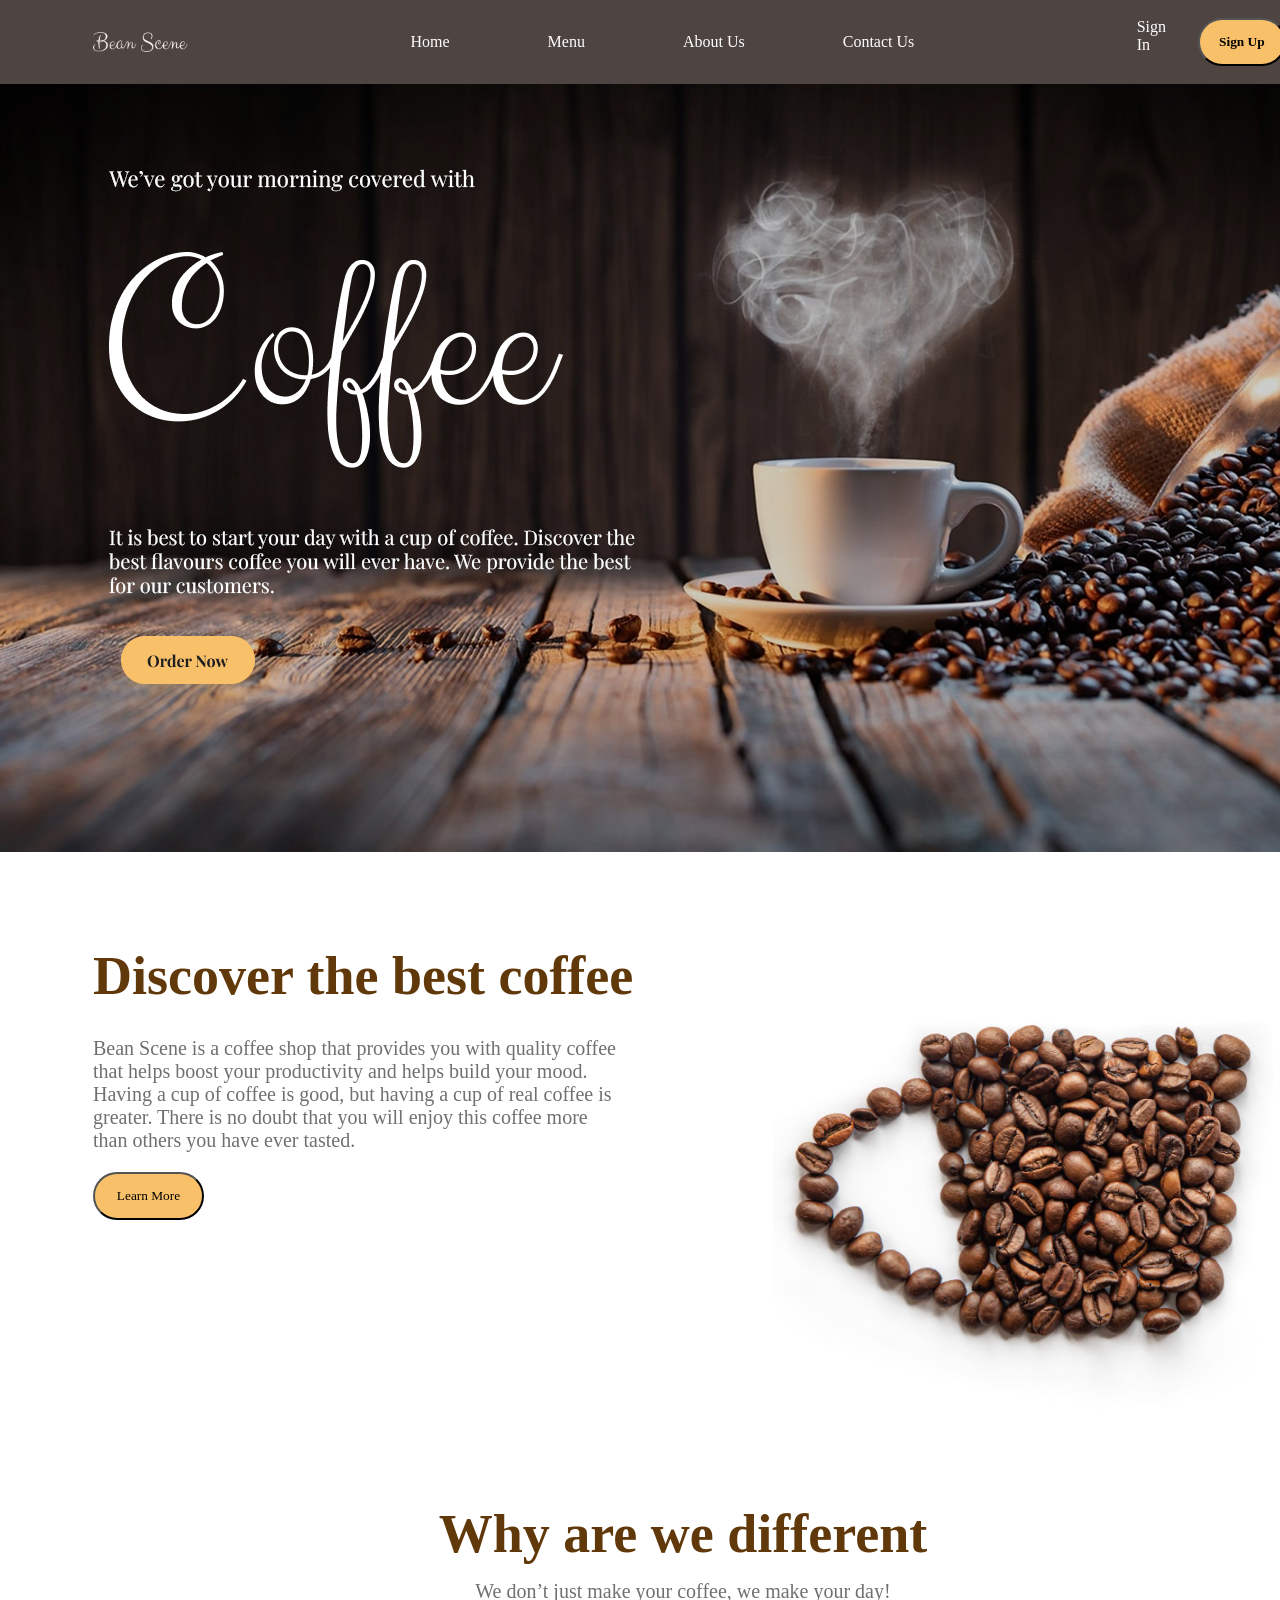
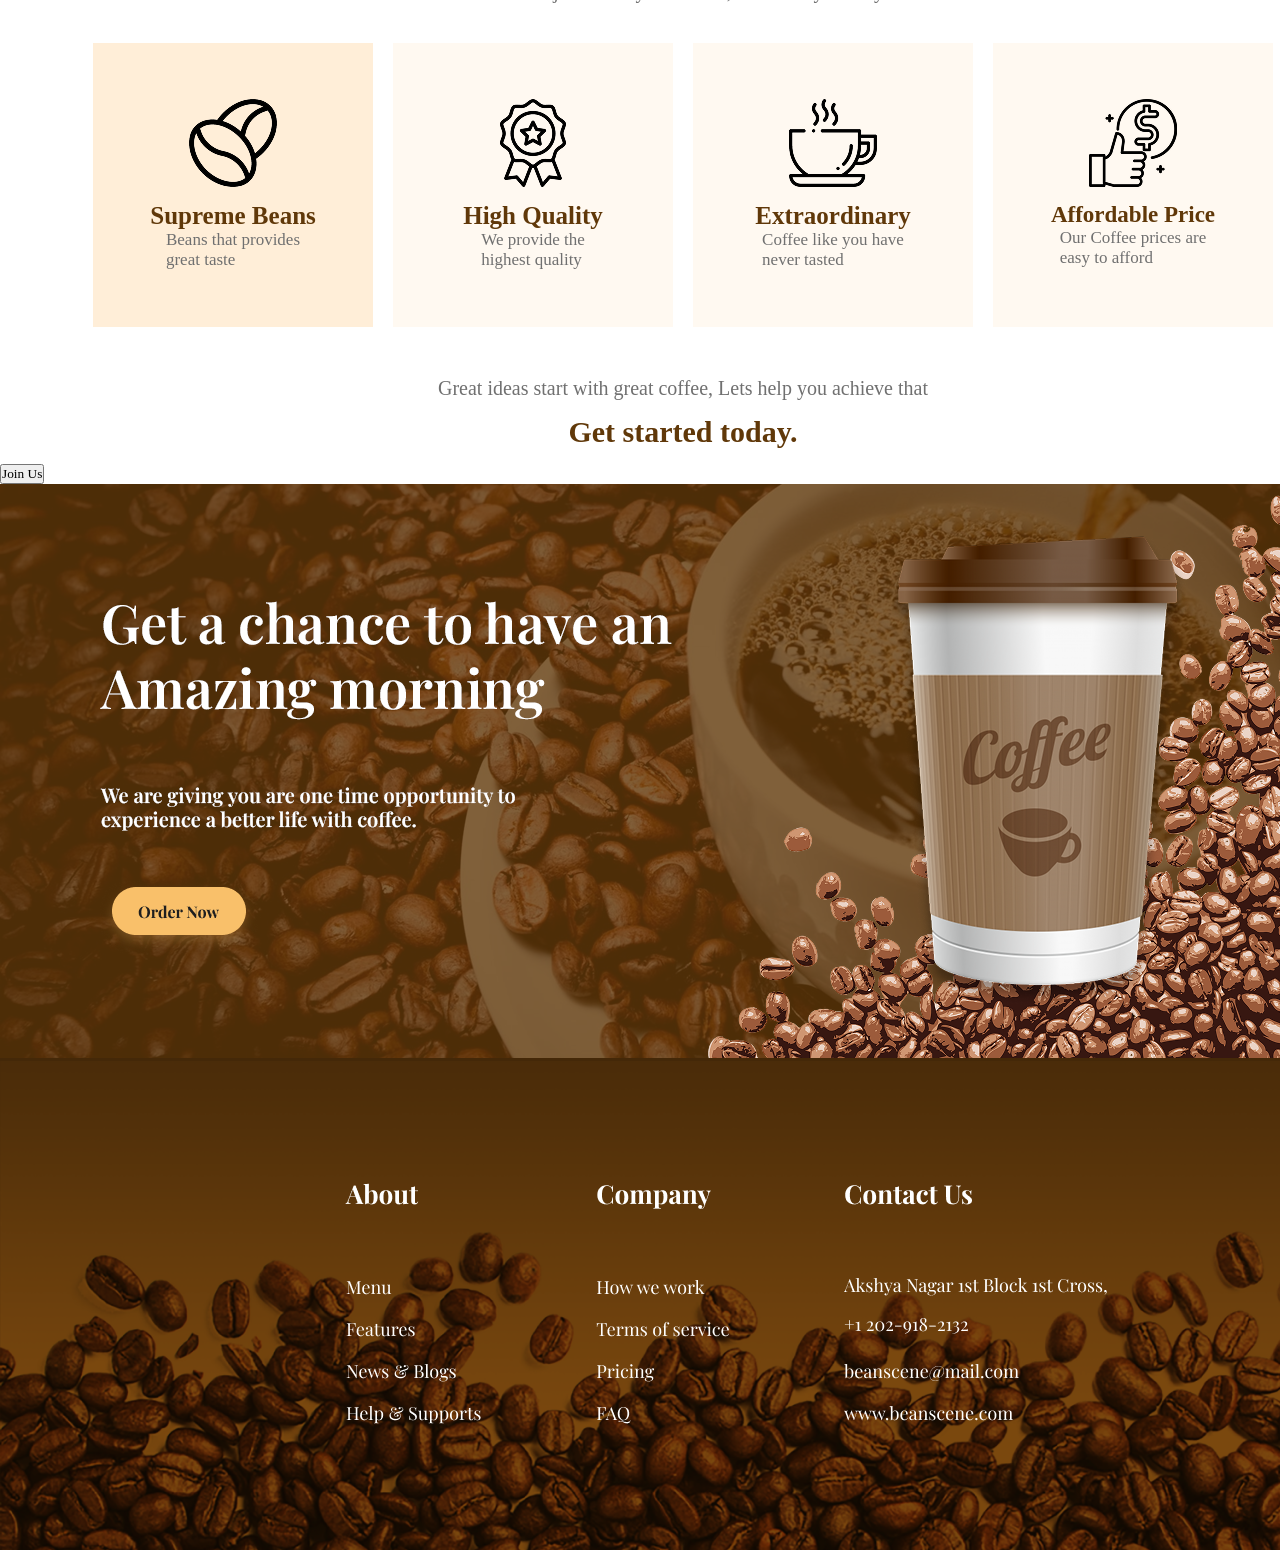
<file: Buoi7/index.html>
<!DOCTYPE html>
<html lang="en">
<head>
    <meta charset="UTF-8">
    <meta name="viewport" content="width=device-width, initial-scale=1.0">
    <link rel="stylesheet" href="style.css">
    <link rel="stylesheet" href="reset.css">
    <title>Thnhpahm</title>
</head>
<body>
    <div class="header">
        <div class="logo">
            <img src="Bean Scene.png" alt="logo">
        </div>
        <div class="navigate">
            <p>Home</p>
            <p>Menu</p> 
            <p>About Us</p>
            <p>Contact Us</p>
        </div>
        <div class="auth_button">
            <p>Sign In</p> 
            <button>Sign Up</button>
        </div>
    </div>
    <div class="picture1">
        <img src="coffee_image21.png" alt="picture">
        </div>
    </div>
    <div class="brief">
        <div class="text">
            <h3>Discover the best coffee</h3>
            <p>Bean Scene is a coffee shop that provides you with quality coffee <br>that helps boost your productivity and helps build your mood.<br> Having a cup of coffee is good, but having a cup of real coffee is<br> greater. There is no doubt that you will enjoy this coffee more<br> than others you have ever tasted.</p>
            <button>Learn More</button>
        </div>
        <div class="picture2">
            <img src="content2.png" alt="">
        </div>
    </div>

    <div class="different">
        <div class="text">
            <h2>Why are we different</h2>
            <p>We don’t just make your coffee, we make your day!</p>
        </div>
        <div class="grid">
            <div class="Supreme_Beans">
                <img src="coffee-beans 1.png" alt="">
                <h2>Supreme Beans</h2>
                <p>Beans that provides <br>great taste</p>
            </div>
            <div class="High_Quality">
                <img src="badge 1.png" alt="">
                <h2>High Quality</h2>
                <p>We provide the <br>highest quality</p>
            </div>
            <div class="Extraordinary">
                <img src="coffee-cup 1.png" alt="">
                <h2>Extraordinary</h2>
                <p>Coffee like you have <br>never tasted</p>
            </div>
            <div class="Affordable_Price">
                <img src="best-price 1.png" alt="">
                <h2>Affordable Price</h2>
                <p>Our Coffee prices are <br>easy to afford</p>
            </div>
        </div>
        <div class="text2">
            <p>Great ideas start with great coffee, Lets help you achieve that</p>
            <h2>Get started today.</h2>
            <button>Join Us</button>
        </div>
    </div>

    <div class="footer">
        <img src="Group 36.png" alt="">
        <img src="Group 62.png" alt="">
    </div>
</body>
</html>
</file>
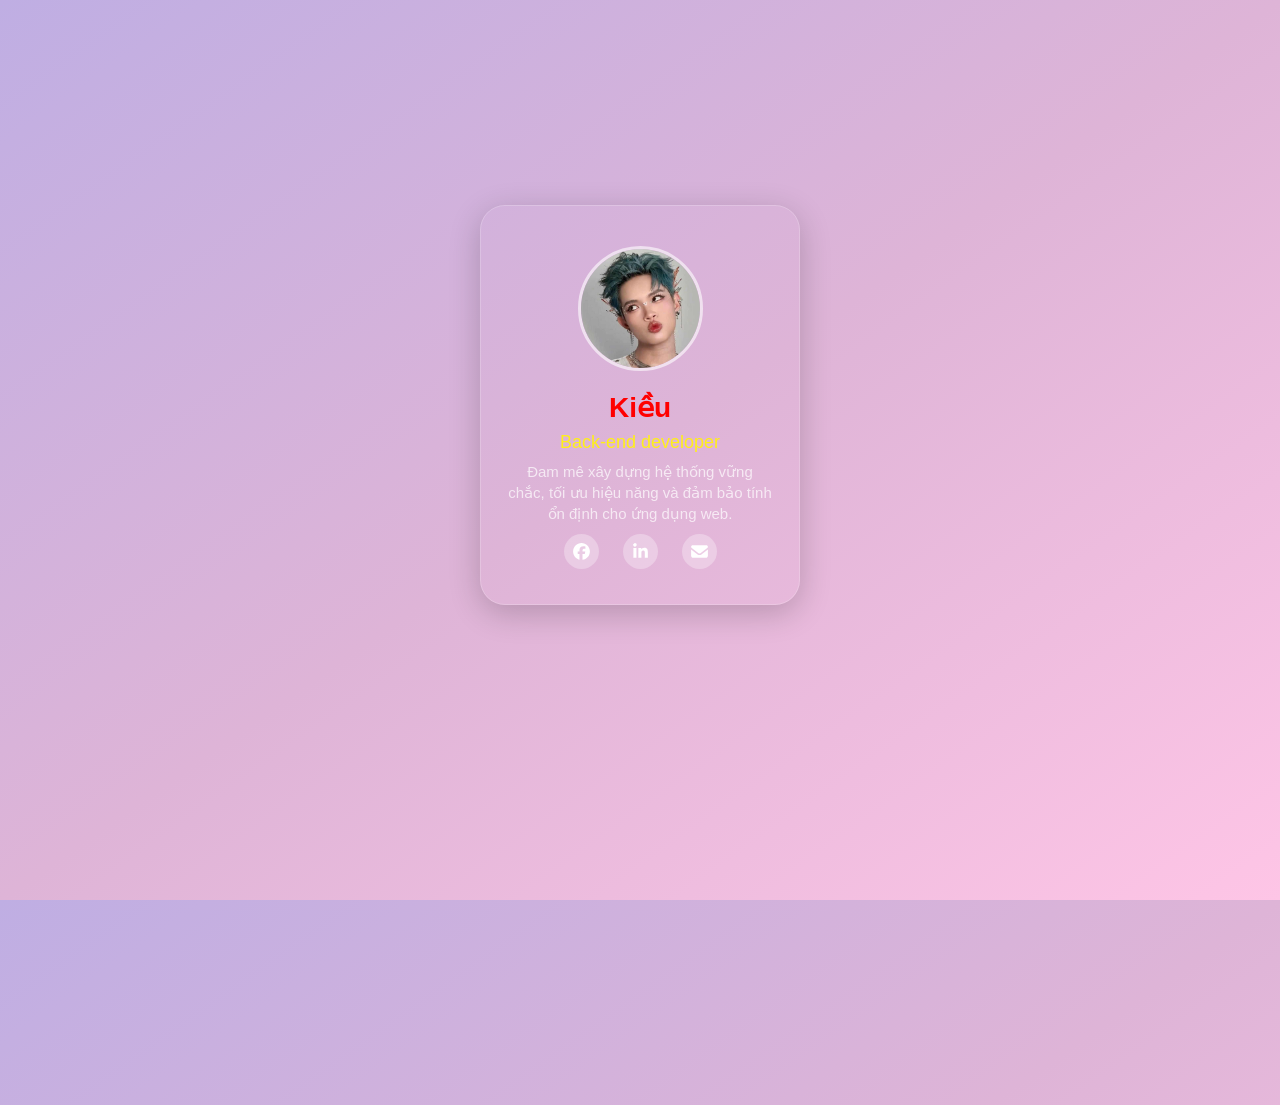
<file: Homework3/index.html>
<!DOCTYPE html>
<html lang="en">
<head>
    <meta charset="UTF-8">
    <meta name="viewport" content="width=device-width, initial-scale=1.0">
    <link rel="stylesheet" href="style.css">
    <link rel="stylesheet" href="reset.css">
    <link
      rel="stylesheet"
      href="https://cdnjs.cloudflare.com/ajax/libs/font-awesome/6.5.0/css/all.min.css"
    />
    <title>Thnhpahm</title>
</head>
<body>
    <div class="profile">
        <div class="avatar">
            <img src="kiều.png" alt="kiều">
        </div>
        <div class="description">
            <div class="name">
                <p>Kiều</p>
            </div>
            <div class="job">
                <p>Back-end developer</p>
            </div>
            <div class="detail">
                <p>Đam mê xây dựng hệ thống vững <br> chắc, tối ưu hiệu năng và đảm bảo tính
                    <br>ổn định cho ứng dụng web.</p>
            </div>
        </div>
        <div class="social_link">
            <svg xmlns="http://www.w3.org/2000/svg" viewBox="0 0 640 640"><!--!Font Awesome Free v7.1.0 by @fontawesome - https://fontawesome.com License - https://fontawesome.com/license/free Copyright 2025 Fonticons, Inc.--><path d="M576 320C576 178.6 461.4 64 320 64C178.6 64 64 178.6 64 320C64 440 146.7 540.8 258.2 568.5L258.2 398.2L205.4 398.2L205.4 320L258.2 320L258.2 286.3C258.2 199.2 297.6 158.8 383.2 158.8C399.4 158.8 427.4 162 438.9 165.2L438.9 236C432.9 235.4 422.4 235 409.3 235C367.3 235 351.1 250.9 351.1 292.2L351.1 320L434.7 320L420.3 398.2L351 398.2L351 574.1C477.8 558.8 576 450.9 576 320z"/></svg>
            <svg xmlns="http://www.w3.org/2000/svg" viewBox="0 0 640 640"><!--!Font Awesome Free v7.1.0 by @fontawesome - https://fontawesome.com License - https://fontawesome.com/license/free Copyright 2025 Fonticons, Inc.--><path d="M196.3 512L103.4 512L103.4 212.9L196.3 212.9L196.3 512zM149.8 172.1C120.1 172.1 96 147.5 96 117.8C96 103.5 101.7 89.9 111.8 79.8C121.9 69.7 135.6 64 149.8 64C164 64 177.7 69.7 187.8 79.8C197.9 89.9 203.6 103.6 203.6 117.8C203.6 147.5 179.5 172.1 149.8 172.1zM543.9 512L451.2 512L451.2 366.4C451.2 331.7 450.5 287.2 402.9 287.2C354.6 287.2 347.2 324.9 347.2 363.9L347.2 512L254.4 512L254.4 212.9L343.5 212.9L343.5 253.7L344.8 253.7C357.2 230.2 387.5 205.4 432.7 205.4C526.7 205.4 544 267.3 544 347.7L544 512L543.9 512z"/></svg>            
            <svg xmlns="http://www.w3.org/2000/svg" viewBox="0 0 640 640"><!--!Font Awesome Free v7.1.0 by @fontawesome - https://fontawesome.com License - https://fontawesome.com/license/free Copyright 2025 Fonticons, Inc.--><path d="M112 128C85.5 128 64 149.5 64 176C64 191.1 71.1 205.3 83.2 214.4L291.2 370.4C308.3 383.2 331.7 383.2 348.8 370.4L556.8 214.4C568.9 205.3 576 191.1 576 176C576 149.5 554.5 128 528 128L112 128zM64 260L64 448C64 483.3 92.7 512 128 512L512 512C547.3 512 576 483.3 576 448L576 260L377.6 408.8C343.5 434.4 296.5 434.4 262.4 408.8L64 260z"/></svg>
        </div>
    </div>
</body>
</html>
</file>
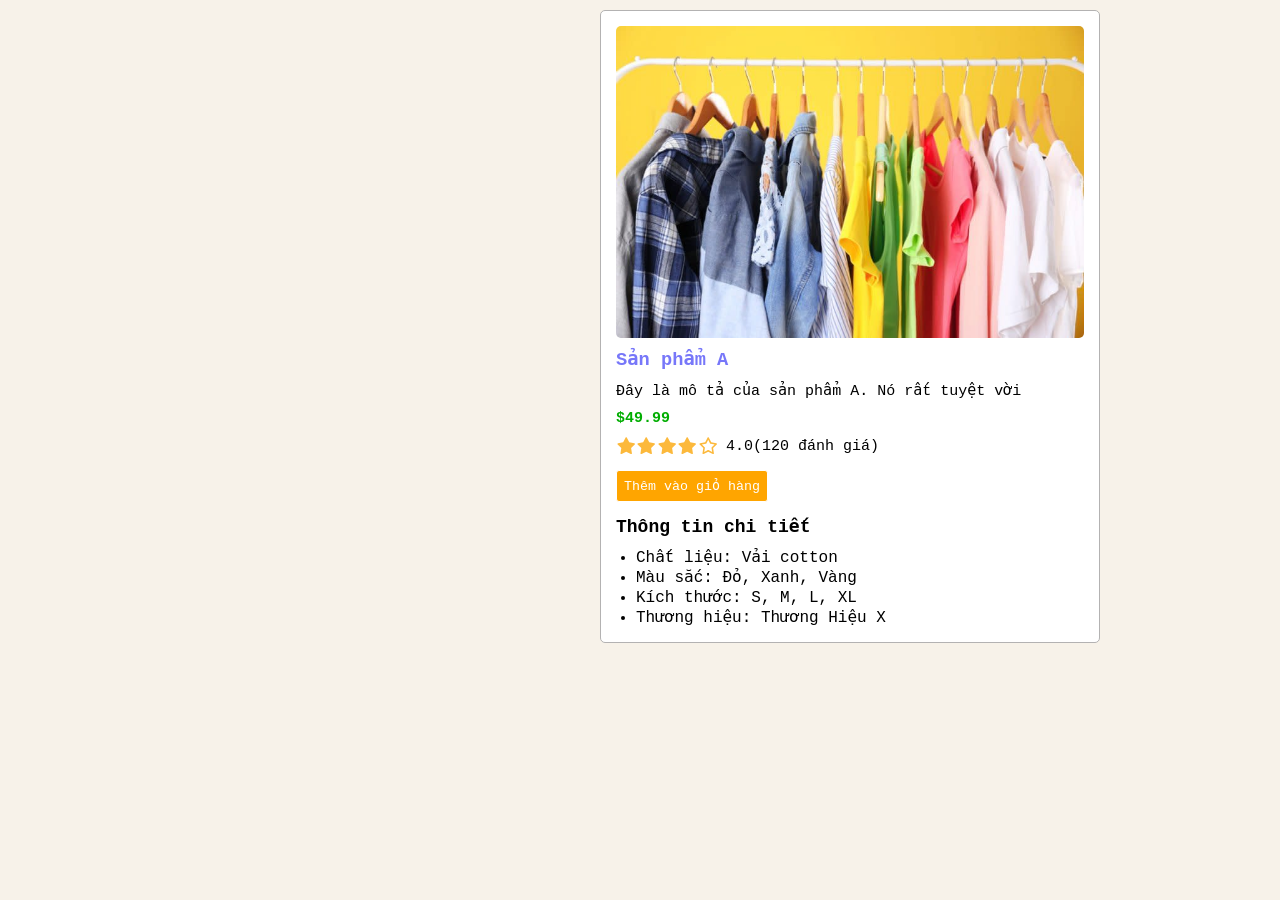
<file: Homework4/index.html>
<!DOCTYPE html>
<html lang="en">
<head>
    <meta charset="UTF-8">
    <meta name="viewport" content="width=device-width, initial-scale=1.0">
    <link rel="stylesheet" href="reset.css">
    <link rel="stylesheet" href="style.css">
    <title>Thnhpahm</title>
</head>
<body>
    <div class="card">
        <div class="picture">
            <img src="quan-ao.jpg" alt="quan-ao">
        </div>
        <div class="brief">
            <h3>Sản phẩm A</h3>
            <p>Đây là mô tả của sản phẩm A. Nó rất tuyệt vời</p>
            <h4>$49.99</h4>
            <div class="rate">
                <div class="icon">
                    <svg xmlns="http://www.w3.org/2000/svg" viewBox="0 0 640 640"><!--!Font Awesome Free v7.1.0 by @fontawesome - https://fontawesome.com License - https://fontawesome.com/license/free Copyright 2025 Fonticons, Inc.--><path d="M341.5 45.1C337.4 37.1 329.1 32 320.1 32C311.1 32 302.8 37.1 298.7 45.1L225.1 189.3L65.2 214.7C56.3 216.1 48.9 222.4 46.1 231C43.3 239.6 45.6 249 51.9 255.4L166.3 369.9L141.1 529.8C139.7 538.7 143.4 547.7 150.7 553C158 558.3 167.6 559.1 175.7 555L320.1 481.6L464.4 555C472.4 559.1 482.1 558.3 489.4 553C496.7 547.7 500.4 538.8 499 529.8L473.7 369.9L588.1 255.4C594.5 249 596.7 239.6 593.9 231C591.1 222.4 583.8 216.1 574.8 214.7L415 189.3L341.5 45.1z"/></svg>
                    <svg xmlns="http://www.w3.org/2000/svg" viewBox="0 0 640 640"><!--!Font Awesome Free v7.1.0 by @fontawesome - https://fontawesome.com License - https://fontawesome.com/license/free Copyright 2025 Fonticons, Inc.--><path d="M341.5 45.1C337.4 37.1 329.1 32 320.1 32C311.1 32 302.8 37.1 298.7 45.1L225.1 189.3L65.2 214.7C56.3 216.1 48.9 222.4 46.1 231C43.3 239.6 45.6 249 51.9 255.4L166.3 369.9L141.1 529.8C139.7 538.7 143.4 547.7 150.7 553C158 558.3 167.6 559.1 175.7 555L320.1 481.6L464.4 555C472.4 559.1 482.1 558.3 489.4 553C496.7 547.7 500.4 538.8 499 529.8L473.7 369.9L588.1 255.4C594.5 249 596.7 239.6 593.9 231C591.1 222.4 583.8 216.1 574.8 214.7L415 189.3L341.5 45.1z"/></svg>
                    <svg xmlns="http://www.w3.org/2000/svg" viewBox="0 0 640 640"><!--!Font Awesome Free v7.1.0 by @fontawesome - https://fontawesome.com License - https://fontawesome.com/license/free Copyright 2025 Fonticons, Inc.--><path d="M341.5 45.1C337.4 37.1 329.1 32 320.1 32C311.1 32 302.8 37.1 298.7 45.1L225.1 189.3L65.2 214.7C56.3 216.1 48.9 222.4 46.1 231C43.3 239.6 45.6 249 51.9 255.4L166.3 369.9L141.1 529.8C139.7 538.7 143.4 547.7 150.7 553C158 558.3 167.6 559.1 175.7 555L320.1 481.6L464.4 555C472.4 559.1 482.1 558.3 489.4 553C496.7 547.7 500.4 538.8 499 529.8L473.7 369.9L588.1 255.4C594.5 249 596.7 239.6 593.9 231C591.1 222.4 583.8 216.1 574.8 214.7L415 189.3L341.5 45.1z"/></svg>
                    <svg xmlns="http://www.w3.org/2000/svg" viewBox="0 0 640 640"><!--!Font Awesome Free v7.1.0 by @fontawesome - https://fontawesome.com License - https://fontawesome.com/license/free Copyright 2025 Fonticons, Inc.--><path d="M341.5 45.1C337.4 37.1 329.1 32 320.1 32C311.1 32 302.8 37.1 298.7 45.1L225.1 189.3L65.2 214.7C56.3 216.1 48.9 222.4 46.1 231C43.3 239.6 45.6 249 51.9 255.4L166.3 369.9L141.1 529.8C139.7 538.7 143.4 547.7 150.7 553C158 558.3 167.6 559.1 175.7 555L320.1 481.6L464.4 555C472.4 559.1 482.1 558.3 489.4 553C496.7 547.7 500.4 538.8 499 529.8L473.7 369.9L588.1 255.4C594.5 249 596.7 239.6 593.9 231C591.1 222.4 583.8 216.1 574.8 214.7L415 189.3L341.5 45.1z"/></svg>
                    <svg xmlns="http://www.w3.org/2000/svg" viewBox="0 0 640 640"><!--!Font Awesome Free v7.1.0 by @fontawesome - https://fontawesome.com License - https://fontawesome.com/license/free Copyright 2025 Fonticons, Inc.--><path d="M320.1 32C329.1 32 337.4 37.1 341.5 45.1L415 189.3L574.9 214.7C583.8 216.1 591.2 222.4 594 231C596.8 239.6 594.5 249 588.2 255.4L473.7 369.9L499 529.8C500.4 538.7 496.7 547.7 489.4 553C482.1 558.3 472.4 559.1 464.4 555L320.1 481.6L175.8 555C167.8 559.1 158.1 558.3 150.8 553C143.5 547.7 139.8 538.8 141.2 529.8L166.4 369.9L52 255.4C45.6 249 43.4 239.6 46.2 231C49 222.4 56.3 216.1 65.3 214.7L225.2 189.3L298.8 45.1C302.9 37.1 311.2 32 320.2 32zM320.1 108.8L262.3 222C258.8 228.8 252.3 233.6 244.7 234.8L119.2 254.8L209 344.7C214.4 350.1 216.9 357.8 215.7 365.4L195.9 490.9L309.2 433.3C316 429.8 324.1 429.8 331 433.3L444.3 490.9L424.5 365.4C423.3 357.8 425.8 350.1 431.2 344.7L521 254.8L395.5 234.8C387.9 233.6 381.4 228.8 377.9 222L320.1 108.8z"/></svg>
                </div>
                    <p>4.0(120 đánh giá)</p>
                </div>
            <div class="tag">

            </div>
            <div class="addToCourt">
                <button>Thêm vào giỏ hàng</button>
            </div>
        </div>
        <div class="detail">
            <div class="specific">
                <p>Thông tin chi tiết</p>
                <ul>
                    <li>Chất liệu: Vải cotton</li>
                    <li>Màu sắc: Đỏ, Xanh, Vàng</li>
                    <li>Kích thước: S, M, L, XL</li>
                    <li>Thương hiệu: Thương Hiệu X</li>
                </ul>
            </div>
            <div class="additional">

            </div>
            <div class="keyFeature">

            </div>
            <div class="guideline">

            </div>
            <div class="specialFeature">

            </div>
            <div class="share">

            </div>
            <div class="feedback">

            </div>
        </div>
        <div class="moreProduct">

        </div>
    </div>
</body>
</html>
</file>
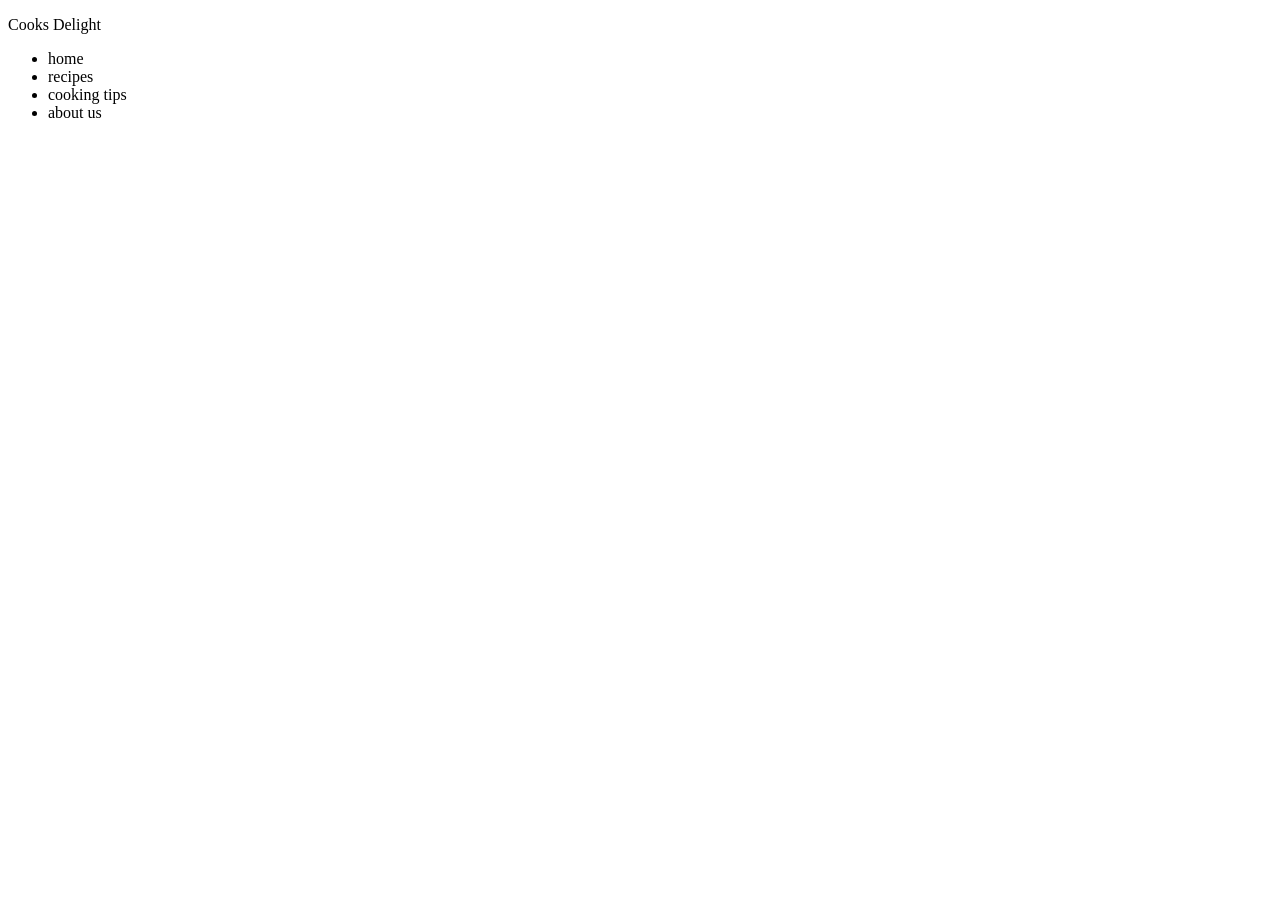
<file: Homework5/index.html>
<!DOCTYPE html>
<html lang="en">
<head>
    <meta charset="UTF-8">
    <meta name="viewport" content="width=device-width, initial-scale=1.0">
    <title>Document</title>
</head>
<body>
    <div class="header">
        <div class="home">
            <p>Cooks Delight</p>
        </div>
        <div class="navigate">
            <ul>
                <li>home</li>
                <li>recipes</li>
                <li>cooking tips</li>
                <li>about us</li>
            </ul>
        </div>
        <div class="searchAndSubcribe">
            
        </div>
    </div>
</body>
</html>
</file>
<file: Buoi7/style.css>
body{
    width: 1366px;
    margin-left: ;
}

.header{
    display: flex;
    justify-content: space-around;
    background-color: #4E4441;
    color: #fff;
    align-items: center;
}

.logo{
    margin-left: 93px;
}

.navigate{
    display: flex;
    justify-content: center;
    gap: 98px;
    width: 1366px;
    height: 84px;
    font-size: 16px;
    align-items: center;
}

.auth_button{
    display: flex;
    gap: 20px;
    font-size: 16px;
    margin-right: 80px;
    width: 200px;
}

.auth_button button{
    width: 108px;
    border-radius: 24px;
    background-color: #F9C06A;
    width: 100px;
    height: 48px;
    font-weight: bold;
}

.brief{
    display: flex;
    justify-content: space-between;
    margin: 93px;
}

.text{
}

.text h3{
    color: #603809;
    font-size: 54px;
    margin-bottom: 30px;
}

.text p{
    font-size: 20px;
    color: #707070;
    margin-bottom: 20px;
}

.text button{
    background-color: #F9C06A;
    width: 108px;
    border-radius: 24px;
    width: 111px;
    height: 48px;
}

.different .text h2{
    display: flex;
    justify-content: center;    
    color: #603809;
    font-size: 54px;
    margin-bottom: 15px
}

.different .text p{
    display: flex;
    justify-content: center;
    font-size: 20px;
    color: #707070;
    margin-bottom: 40px;
}

.different .grid{
    display: flex;
    justify-content: center;
    gap: 20px;
    margin-bottom: 50px;
}

.different .text2 p{
    display: flex;
    justify-content: center;
    font-size: 20px;
    color: #707070;
    margin-bottom: 15px;
}

.different .text2 h2{
    display: flex;
    justify-content: center;    
    color: #603809;
    font-size: 30px;
    margin-bottom: 15px
}

.Supreme_Beans{
    background-color: #FFEED8;
    border: 1px solid #FFEED8;
    padding: 55px;
    width: 280px;
    height: 284px;
}

.Supreme_Beans h2{
    display: flex;
    justify-content: center;
    font-size: 25px;
    color: #603809;
}

.Supreme_Beans p{
    display: flex;
    justify-content: center;
    font-size: 17px;
    color: #707070;
}

.Supreme_Beans img{
    margin-left: 40px;
    margin-bottom: 15px;
}

.High_Quality{
    background-color: #FFF9F1;
    border: 1px solid #FFF9F1;
    padding: 55px;
    width: 280px;
    height: 284px;
}

.High_Quality h2{
    display: flex;
    justify-content: center;
    font-size: 25px;
    color: #603809;
}

.High_Quality p{
    display: flex;
    justify-content: center;
    font-size: 17px;
    color: #707070;
}

.High_Quality img{
    margin-left: 40px;
    margin-bottom: 15px;    
}

.Extraordinary{
    background-color: #FFF9F1;
    border: 1px solid #FFF9F1;
    padding: 55px;
    width: 280px;
    height: 284px;
}

.Extraordinary h2{
    display: flex;
    justify-content: center;
    font-size: 25px;
    color: #603809;
}

.Extraordinary p{
    display: flex;
    justify-content: center;
    font-size: 17px;
    color: #707070;
}

.Extraordinary img{
    margin-left: 40px;
    margin-bottom: 15px;
}

.Affordable_Price{
    background-color: #FFF9F1;
    border: 1px solid #FFF9F1;
    padding: 55px;
    width: 280px;
    height: 284px;
}

.Affordable_Price h2{
    display: flex;
    justify-content: center;
    font-size: 23px;
    color: #603809;
}

.Affordable_Price p{
    display: flex;
    justify-content: center;
    font-size: 17px;
    color: #707070;
}

.Affordable_Price img{
    margin-left: 40px;
    margin-bottom: 15px;
}
</file>
<file: Homework3/style.css>
html, body{
    height: 100%;
    margin: 0;
    padding: 0;
}

body{
    background: linear-gradient(to bottom right, #bfaee3, #deb4d7, #fec5e6);
}

.profile{
    margin: auto;
    margin-top: 205px;
    width: 320px;
    height: 400px;
    box-shadow: 0px 8px 32px rgba(0, 0, 0, 0.2) ;
    border-radius: 25px;
    overflow: hidden;
    border: 1px solid rgb(255, 255, 255, 0.2) ;
    transition: 0.3s;
}

.avatar{
    border: rgb(255, 255, 255, 0.6) solid 3px;
    border-radius: 50%;
    width: 125px;
    height: 125px;
    overflow: hidden;
    margin: auto;
    margin-top: 40px;
    margin-bottom: 20px;
    transition: 0.3s;
}

img{
    width: 100%;
    height: 100%;
    object-fit: cover;
    object-position:center 10%;
}

.name{
    color: red;
    font-weight: bolder;
    font-family:Arial, Helvetica, sans-serif;
    text-align: center;
    font-size: 28px;
}

.job{
    color: rgb(255, 240, 23);
    font-family:Arial, Helvetica, sans-serif;
    text-align: center;
    font-size: 18px;
    padding: 08px;
}

.detail{
    color: rgb(255, 255, 255, 0.7);
    font-family:Arial, Helvetica, sans-serif;
    text-align: center;
    font-size: 15px;
    line-height: 21px;
}

.social_link{
    text-align: center;
}

svg{
    display: inline-block;
    width: 35px;
    height: 35px;
    margin: 10px;
    fill: white;
    background-color: rgb(255, 255, 255,0.3);
    border-radius: 50%;
    padding: 7px;
}

.profile:hover{
    transform: translateY(-8px);
    box-shadow: 0 12px 40px rgba(0, 0, 0, 0.3)
}

.avatar:hover{
    transform: scale(1.1);
    box-shadow: 0 0 28px rgba(255, 255, 255, 0.35);
}

svg:hover{
    fill: rgba(100, 0, 255, 0.8);
    background-color: rgb(255, 255, 255,0.9);
}
</file>
<file: Homework4/style.css>
body{
    background-color: rgb(247, 242, 233);
    width: 1000px;
    font-family: 'Courier New', Courier, monospace;
}

.card{
    border: 1px solid rgb(179, 178, 178);
    margin: auto;
    margin-left: 600px;
    padding: 15px;
    border-radius: 5px;
    margin-top: 10px;
    width: 500px;
    background-color: white;
}

img{
    border-radius: 5px;
}

.brief h3{
    color: rgb(119, 119, 249);
    padding-top: 10px;
}

.brief p{
    padding: 10px 0px 10px 0px;
    font-size: 15px;
}

.brief h4{
    color: rgb(1, 173, 1);
    font-size: 15px;
}

.brief .rate {
    padding: 1px 0px 5px 0px;
    display: flex;
}

.rate .icon{
    fill: rgb(252, 185, 60);
    display: flex;
    width: 110px;
    padding-right: 8px;
}

.addToCourt button{
    background-color: orange;
    border-radius: 3px;
    padding: 7px;
    border: 0.5px solid white;
    color: white;
    margin-bottom: 3px;
}

.detail p{
    font-size: 18px;
    font-weight: bolder;
    padding: 10px 0px 10px 0px;
}

.specific ul li{
    margin-left: 20px;
}
</file>
